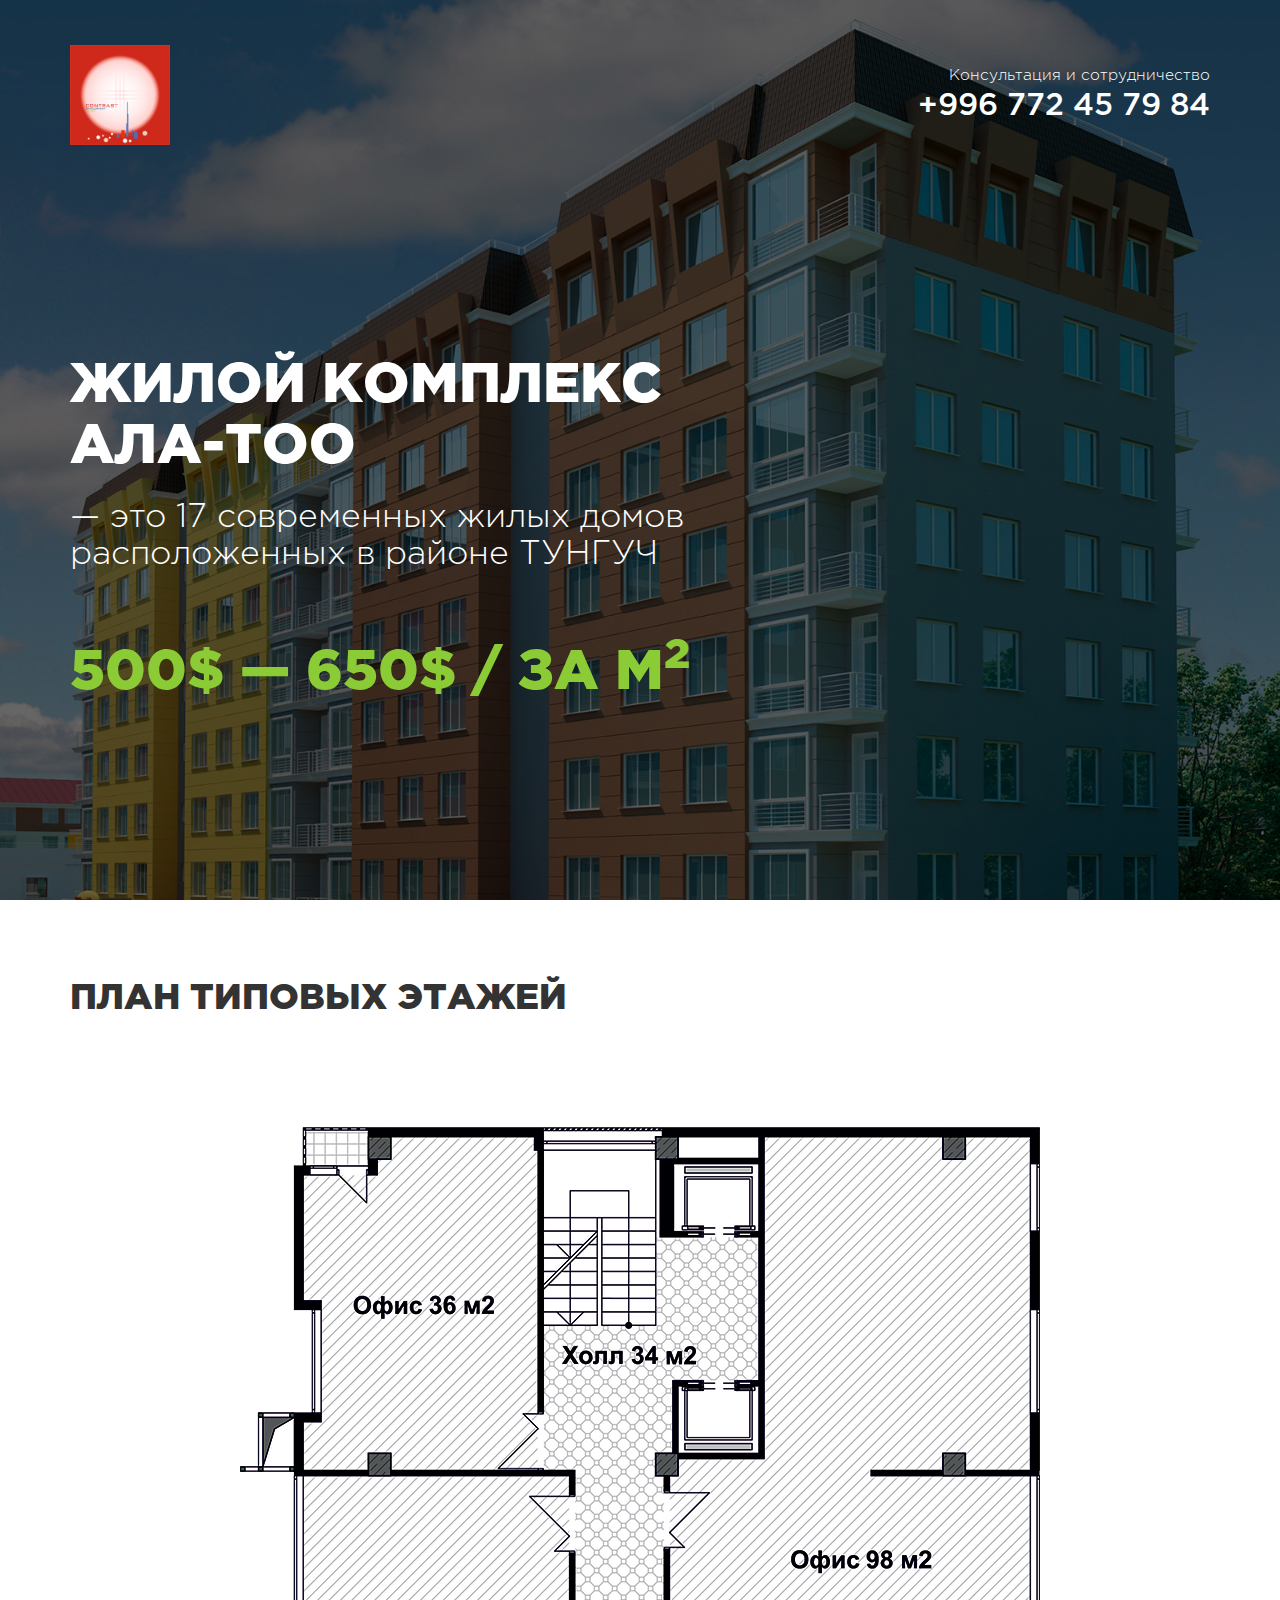
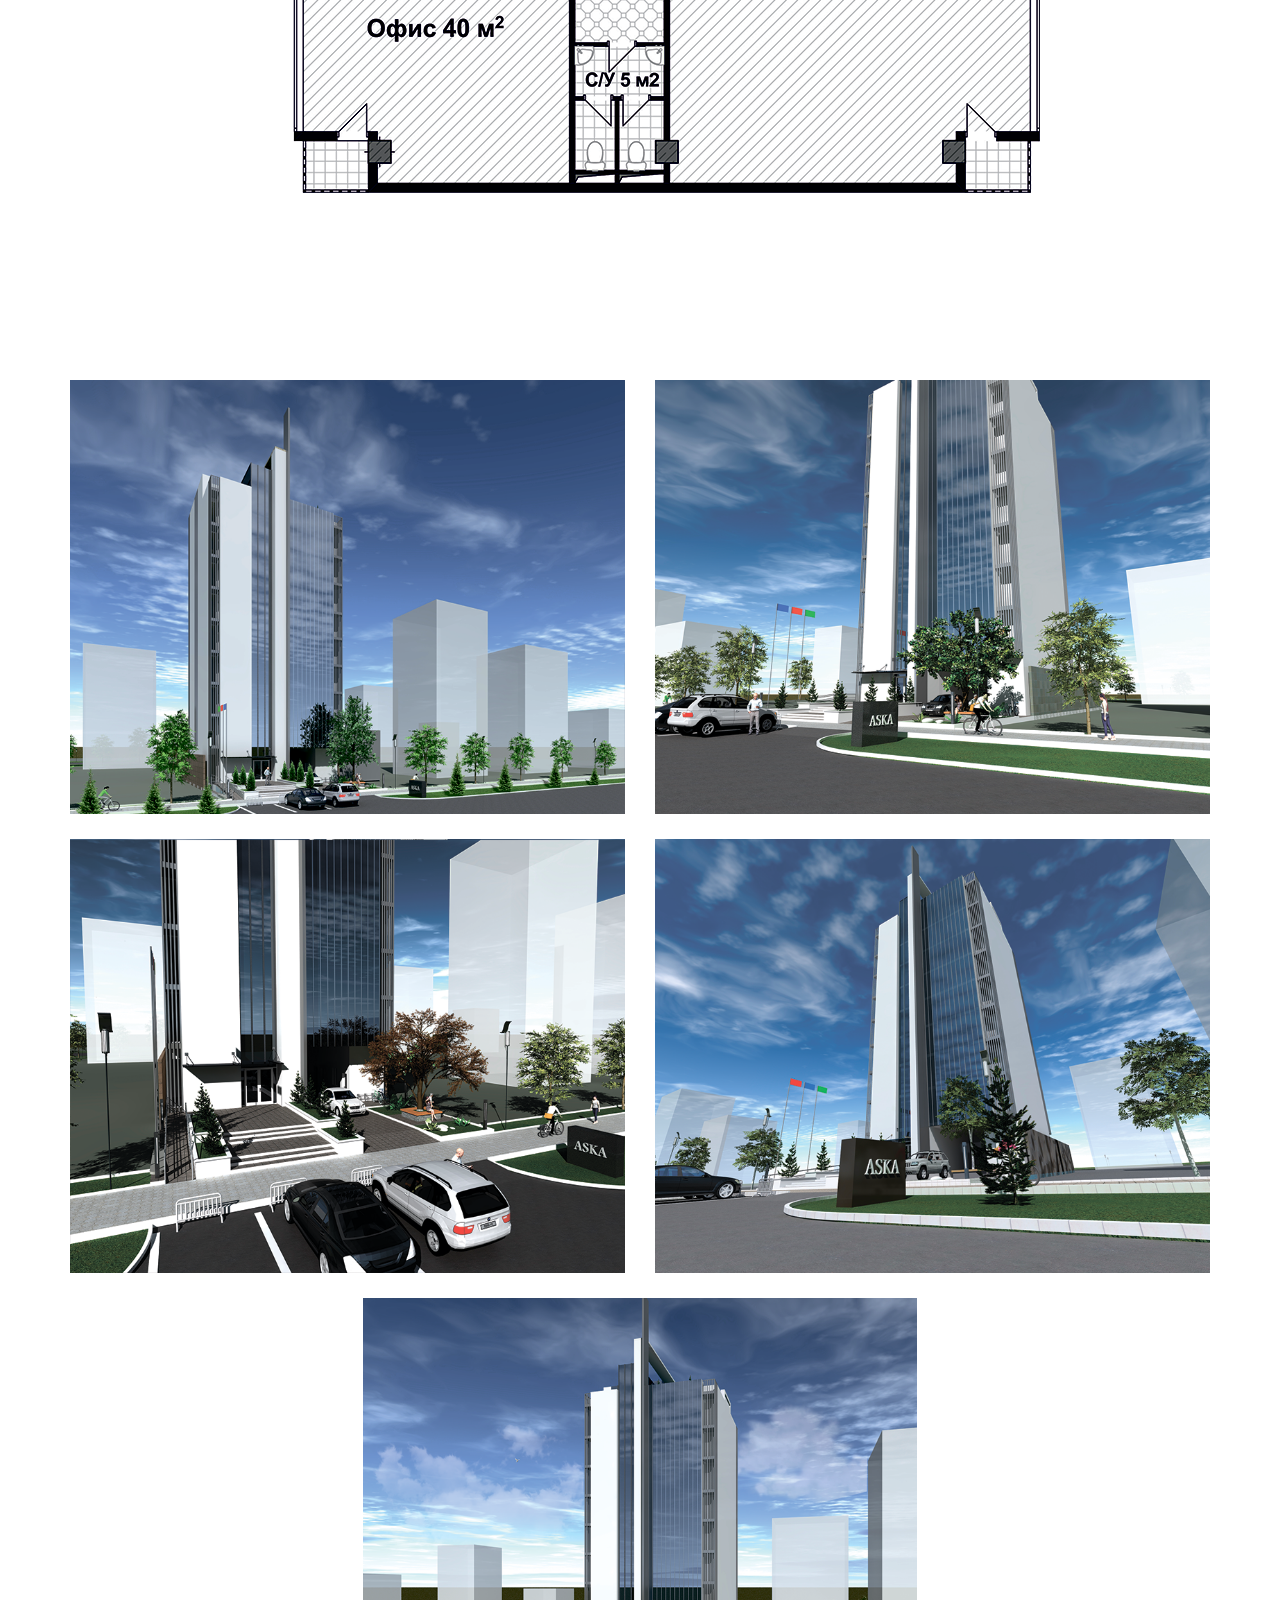
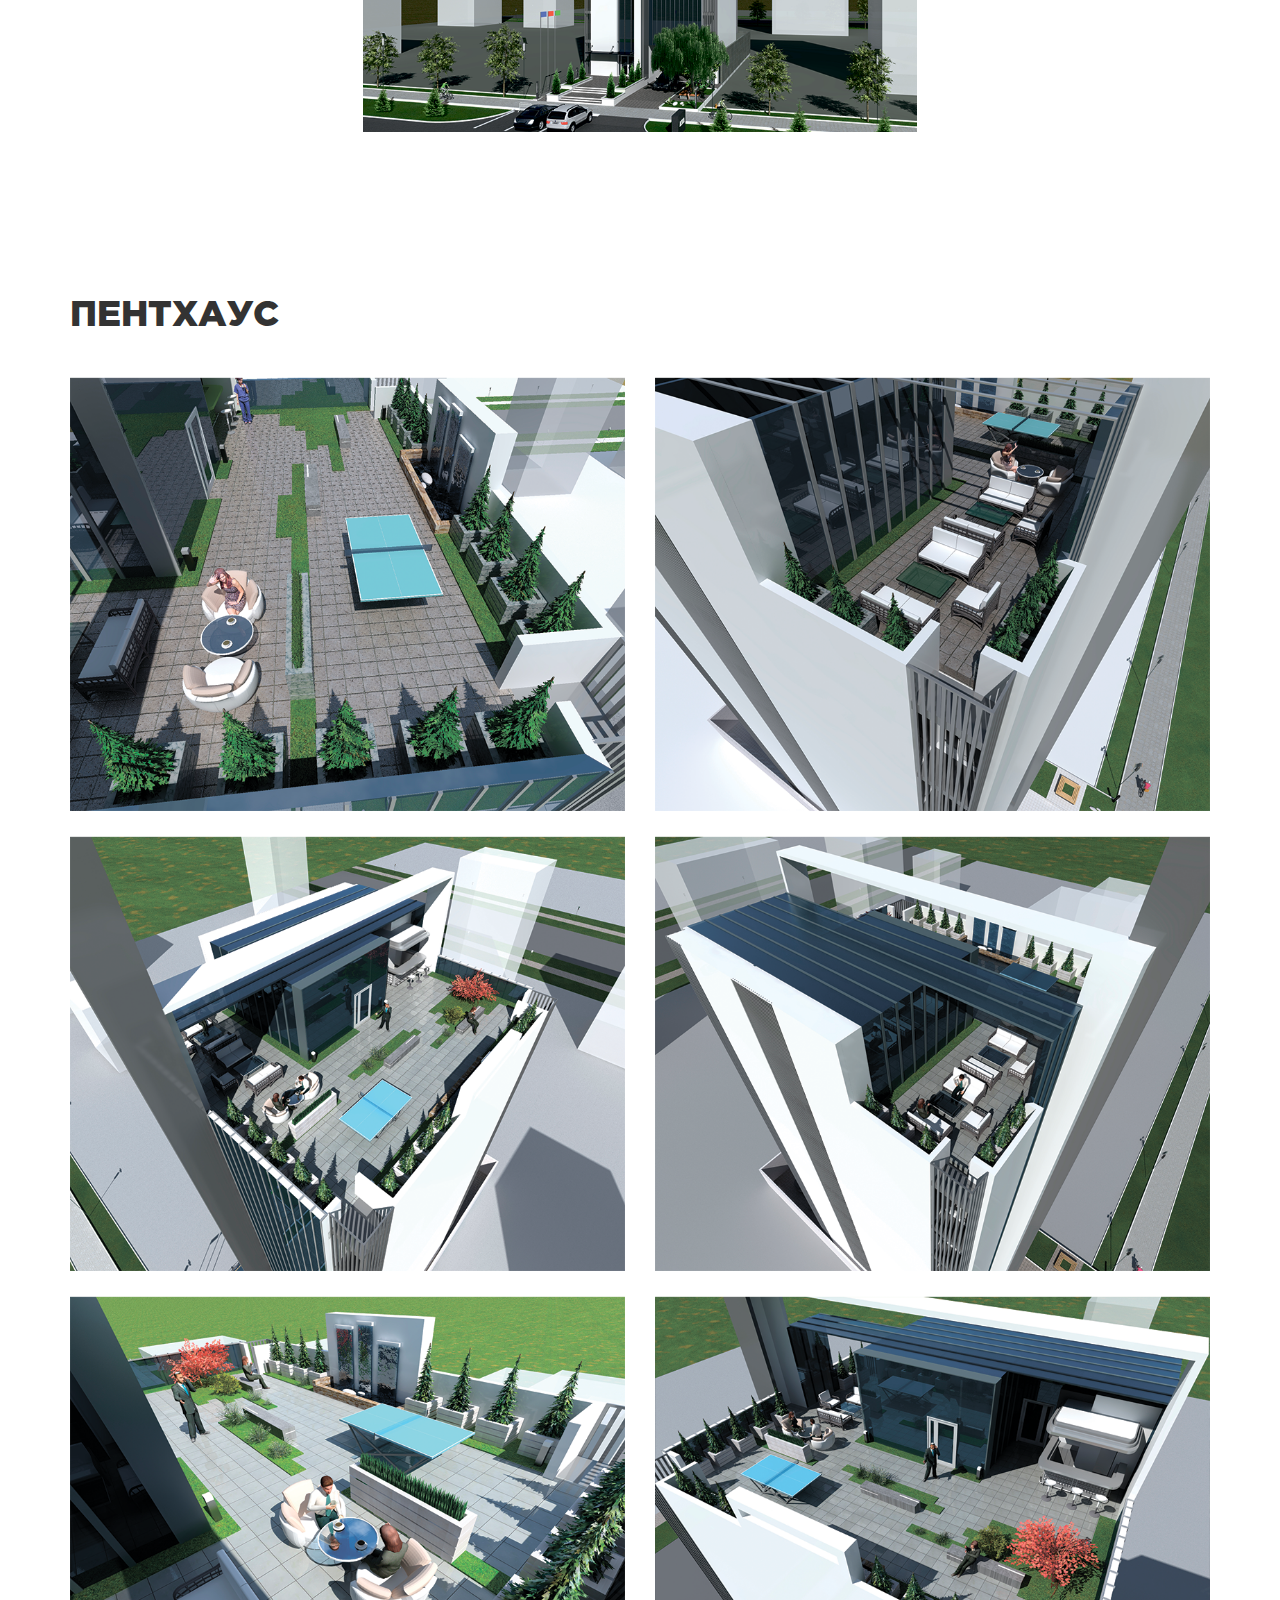
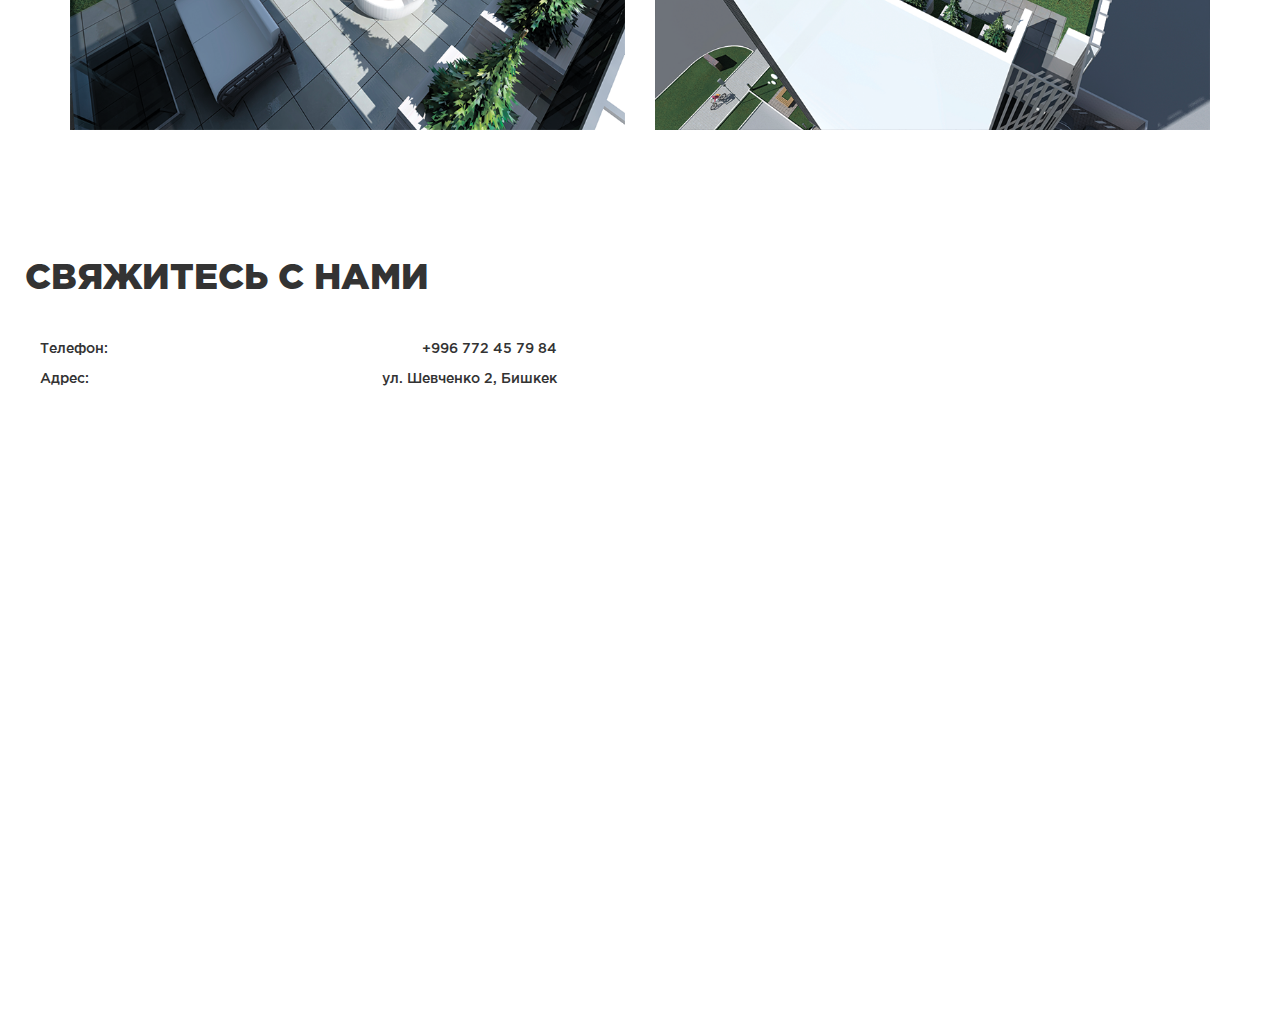
<file: burana.html>
<!DOCTYPE html>
<html lang="en">

<head>
    <meta charset="UTF-8">
    <meta name="viewport" content="width=device-width, initial-scale=1.0">
    <title>Contrast Development Group - Строительная компания</title>
    <link rel="stylesheet" href="css/bootstrap.min.css">
    <link rel="stylesheet" href="css/fonts.css">
    <link rel="stylesheet" href="css/flickity.css">
    <link rel="stylesheet" href="css/lazarus.css">
</head>

<body>
    <main>
        <header>
            <div class="container">
                <div class="row">
                    <div class="kind-a-nav">
                        <div class="col-xs-3">
                            <div class="logo">
                                <a href="index.html"><img src="img/logo.png" height="100%" alt=""></a>
                            </div>
                        </div>
                        <div class="col-xs-9 phone text-right">
                            <p>Консультация и сотрудничество</p>
                            <p>+996 772 45 79 84</p>
                        </div>
                    </div>
                </div>
            </div>
        </header>
        <section class="cta" style="background-image: url('img/slide1.png')">
            <div class="cta-overlay">
                <div class="container">
                    <div class="cta-inner">
                        <div class="row">
                            <div class="col-md-9">
                                <h1 class="title">ЖИЛОЙ КОМПЛЕКС<br>АЛА-ТОО</h1>
                                <h2 class="subtitle">&mdash; это 17 современных жилых домов расположенных в районе ТУНГУЧ</h2>
                            </div>
                            <div class="col-md-9">
                                <h1 class="title money">500$ &mdash; 650$ / за м<sup>2</sup></h1>
                                <!--<h2 class="subtitle"></h2>-->
                            </div>
                        </div>

                    </div>
                </div>
            </div>
        </section>
        <div class="feat2">
            <div class="container">
                <div class="row">
                    <div class="col-md-12">
                        <h1 class="feat-title">план типовых этажей</h1>
                        <img src="img/burana/plan.png" class="img-responsive center-block" alt="">
                    </div>
                </div>
            </div>
        </div>
        <div class="feat2">
            <div class="container">
                <div class="row">
                    <div class="col-md-12">
                        <!--<h1 class="feat-title">план типовых этажей</h1>-->
                        <div class="row">
                            <div class="col-sm-6">
                                <img src="img/burana/1.png" class="img-responsive" alt="">
                            </div>
                            <div class="col-sm-6">
                                <img src="img/burana/2.png" class="img-responsive" alt="">
                            </div>
                            <div class="col-sm-6">
                                <img src="img/burana/3.png" class="img-responsive" alt="">
                            </div>
                            <div class="col-sm-6">
                                <img src="img/burana/4.png" class="img-responsive" alt="">
                            </div>
                            <div class="col-sm-6 col-sm-offset-3">
                                <img src="img/burana/5.png" class="img-responsive" alt="">
                            </div>
                        </div>
                    </div>
                </div>
            </div>
        </div>
         <div class="feat2">
            <div class="container">
                <div class="row">
                    <div class="col-md-12">
                        <h1 class="feat-title">пентхаус</h1>
                        <div class="row">
                            <div class="col-sm-6">
                                <img src="img/burana/p1.png" class="img-responsive" alt="">
                            </div>
                            <div class="col-sm-6">
                                <img src="img/burana/p2.png" class="img-responsive" alt="">
                            </div>
                            <div class="col-sm-6">
                                <img src="img/burana/p3.png" class="img-responsive" alt="">
                            </div>
                            <div class="col-sm-6">
                                <img src="img/burana/p4.png" class="img-responsive" alt="">
                            </div>
                            <div class="col-sm-6">
                                <img src="img/burana/p5.png" class="img-responsive" alt="">
                            </div>
                            <div class="col-sm-6">
                                <img src="img/burana/p6.png" class="img-responsive" alt="">
                            </div>
                        </div>
                    </div>
                </div>
            </div>
        </div>

    <footer>
        <div class="office-map" id="office-map">
            <div class="map-responsive">
                <div class="contacts white">
                    <h1 class="feat-title">Свяжитесь с нами</h1>
                    <p class="col-xs-4">Телефон:</p>
                    <p class="col-xs-8 text-right"> +996 772 45 79 84</p>
                    <p class="col-xs-4">Адрес:</p>
                    <p class="col-xs-8 text-right"> ул. Шевченко 2, Бишкек</p>
                </div>
                <iframe src="https://www.google.com/maps/embed?pb=!1m18!1m12!1m3!1d3960.282576147741!2d107.62814291483761!3d-6.9759491949604175!2m3!1f0!2f0!3f0!3m2!1i1024!2i768!4f13.1!3m3!1m2!1s0x2dd6285c5b7da517%3A0x864485f26a388f95!2sTelkom+University!5e0!3m2!1sru!2sid!4v1456148858690"
                    width="600" height="450" frameborder="0" style="border:0" style="pointer-events: none;"></iframe>
            </div>

        </div>
        <!--<div class="container-fluid copyrights">
			<div class="col-xs-6">
				<p>Contrast Development Group &copy; 2016</p>
			</div>
			<div class="col-xs-6 text-right">
				<p>Сайт: Elzar Esen </p>
				<a href="https://ru.icons8.com/web-app/12059/Stadium">и другие иконки от Icons8</a>
			</div>
		</div>-->
    </footer>
    <script src="js/jquery.js"></script>
    <script src="js/bootstrap.min.js"></script>
    <script src="js/flickity.js"></script>
    <script>
        $('.main-carousel').flickity({
            // options
            contain: true,
            cellSelector: '.carousel-cell'
        });
        // window.addEventListener('touchmove', function () {})
    </script>
</body>

</html>
</file>
<file: css/fonts.css>
@font-face {
    font-family: 'Gotham Pro';
    src: url('../fonts/GothamPro-Light.eot?') format('eot'), url('../fonts/GothamPro-Light.otf') format('opentype'), url('../fonts/GothamPro-Light.woff') format('woff'), url('../fonts/GothamPro-Light.ttf') format('truetype'), url('../fonts/GothamPro-Light.svg#GothamPro-Light') format('svg');
    font-weight: 100;
    font-style: normal;
    font-stretch: normal;
    unicode-range: U+0020-FFFD;
}

@font-face {
    font-family: 'Gotham Pro';
    src: url('../fonts/GothamPro.eot?') format('eot'), url('../fonts/GothamPro.otf') format('opentype'), url('../fonts/GothamPro.woff') format('woff'), url('../fonts/GothamPro.ttf') format('truetype'), url('../fonts/GothamPro.svg#GothamPro') format('svg');
    font-weight: 300;
    font-style: normal;
    font-stretch: normal;
    unicode-range: U+0020-FFFD;
}

@font-face {
    font-family: 'Gotham Pro';
    src: url('../fonts/GothamPro-Medium.eot?') format('eot'), url('../fonts/GothamPro-Medium.otf') format('opentype'), url('../fonts/GothamPro-Medium.woff') format('woff'), url('../fonts/GothamPro-Medium.ttf') format('truetype'), url('../fonts/GothamPro-Medium.svg#GothamPro-Medium') format('svg');
    font-weight: 500;
    font-style: normal;
    font-stretch: normal;
    unicode-range: U+0020-FFFD;
}

@font-face {
    font-family: 'Gotham Pro';
    src: url('../fonts/GothamPro-Bold.eot?') format('eot'), url('../fonts/GothamPro-Bold.otf') format('opentype'), url('../fonts/GothamPro-Bold.woff') format('woff'), url('../fonts/GothamPro-Bold.ttf') format('truetype'), url('../fonts/GothamPro-Bold.svg#GothamPro-Bold') format('svg');
    font-weight: 700;
    font-style: normal;
    font-stretch: normal;
    unicode-range: U+0020-FFFD;
}

@font-face {
    font-family: 'Gotham Pro';
    src: url('../fonts/GothamPro-Black.eot?') format('eot'), url('../fonts/GothamPro-Black.otf') format('opentype'), url('../fonts/GothamPro-Black.woff') format('woff'), url('../fonts/GothamPro-Black.ttf') format('truetype'), url('../fonts/GothamPro-Black.svg#GothamPro-Black') format('svg');
    font-weight: 700;
    font-style: normal;
    font-stretch: normal;
    unicode-range: U+0020-FFFD;
}

@font-face {
    font-family: 'PT Sans';
    src: url('../fonts/PT Sans Bold.eot');
    src: url('../fonts/PT Sans Bold.eot?#iefix') format('embedded-PTtype'), url('../fonts/PT Sans Bold.woff') format('woff'), url('../fonts/PT Sans Bold.ttf') format('truetype'), url('../fonts/PT Sans Bold.svg#PT Sans Bold') format('svg');
}

@font-face {
    font-family: 'PT Sans';
    src: url('../fonts/PT Sans.eot');
    src: url('../fonts/PT Sans.eot?#iefix') format('embedded-PTtype'), url('../fonts/PT Sans.woff') format('woff'), url('../fonts/PT Sans.ttf') format('truetype'), url('../fonts/PT Sans.svg#PT Sans') format('svg');
    font-weight: 400;
    font-style: normal;
    font-stretch: normal;
    unicode-range: U+0020-FFFD;
}
</file>
<file: css/lazarus.css>
body {
	font-family: 'Gotham Pro';
}

header {
	position: absolute;
	top: 0;
	width: 100%;
	padding-top: 45px;
}

.btn {
	transition: all 0.5s ease;
}


.kind-a-nav {
	display: flex;
	align-items: center;
}

.phone p:first-child {
	font-size: 1.1em;
	color: white;
	line-height: 0.9;
	font-weight: 100;
}

.phone p:last-child {
	font-size: 2.2em;
	color: white;
	line-height: 0.9;
	margin: 0;
}

.cta {
	background-image: url('../img/cover.png');
	background-size: cover;
	background-position: center center;
}

.cta-overlay {
	padding: 150px 0 0 0;
	background-color: rgba(0, 0, 0, 0.6);
	min-height: 100vh;
	align-items: center;
	flex-direction: column;
	display: flex;
	justify-content: center;
}

.cta-inner {
	height: auto;
}

.contact-us {
	padding: 15px 0 45px 0;
	position: absolute;
	z-index: 999;
	background-color: rgba(255, 255, 255, 0.8);
	color: black;
	width: 100%;
	height: 100%;
}

.phone2 {
	margin-bottom: 35px;
}

.logo {
	width: 100px;
	height: 100px;
	background-color: #006699;
}

.topia {
	margin-top: 120px;
}

.title {
	font-size: 4em;
	font-weight: 900;
	color: white;
	text-transform: uppercase;
}

.ubertitle {
	font-size: 3.4em;
	font-weight: 700;
	color: white;
	text-transform: uppercase;
	margin-bottom: 35px;
}

.subtitle {
	color: white;
	font-size: 2.4em;
	margin-bottom: 50px;
	font-weight: 100;
}

.subtitle2 {
	margin-bottom: 25px;
}

.nums {
	/*background-color: #006699;*/
	/*border-top: 1px white solid;*/
	color: white;
	bottom: 0;
	width: 100%;
}
.nums.black {
	/*background-color: #006699;*/
	/*border-top: 1px white solid;*/
	color: black;
}

.stat-div {
	padding: 50px 0;
}

.nums-title {
	text-align: center;
	display: flex;
	flex-direction: row;
	justify-content: center;
	text-transform: uppercase;
	font-size: 2.4em;
}

.nums-title:before,
.nums-title:after {
	flex-grow: 1;
	height: 1px;
	content: '\a0';
	background-color: #ddd;
	position: relative;
	top: 0.5em;
}

.nums-title:before {
	margin-right: 10px;
}

.nums-title:after {
	margin-left: 10px;
}

.stat {
	font-size: 5em;
	font-weight: 700;
	line-height: .8;
	text-align: center;
}

.unit {
	/*line-height: 1.5;*/
	font-size: 2.3em;
	font-weight: 300;
	text-align: center;
}

.desc {
	/*line-height: 1.5;*/
	font-size: 1.5em;
	font-weight: 300;
	text-align: center;
}

.feat-img {
	height: 35px;
	display: inline;
}

.feat-unit {
	margin-top: 10px;
	margin-bottom: 10px;
}

.feat1 {
	padding: 25px 0;
	background-size: cover;
	background-position: center center;
}
.white{
	background-color: rgba(255,255,255,.8);
	padding-top: 1px;
	padding-bottom: 1px;
}

.feat2 {
	padding: 60px 0;
}
.feat2 .col-sm-6{
	margin-bottom: 25px;
}
.feat4 {
	background-color: #009966;
	padding: 60px 0;
}

.feat-title {
	text-transform: uppercase;
	font-weight: 700;
	margin-bottom: 40px;
	font-size: 36px;
}

.feat-text {
	font-size: 1.83em;
	font-weight: 300;
	text-align: center;
}

.feat-text2 {
	font-size: 1.83em;
	font-weight: 300;
	text-align: left;
	color: white;
}

.feat-label {
	font-size: 1em;
	font-weight: 300;
	display: inline;
	margin-left: 10px;
}
.about-text{
	font-size: 1em;
	font-weight: 300;
}
.contacts{
	position: absolute;
	z-index: 99;
	padding: 25px;
}

.copyrights {
	padding: 15px 0 5px 0;
}

.map-responsive {
	overflow: hidden;
	/*padding-bottom: 30%;*/
	display: flex;
	align-items: flex-start;
	position: relative;
	height: 90vh;
}

.sample-images {
	/*margin-bottom: 25px;*/
}

.map-responsive iframe {
	left: 0;
	top: 0;
	height: 100%;
	width: 100%;
	position: absolute;
}

.tipaimaga {
	height: 230px;
	width: auto;
	background-color: #006699;
}

.main-carousel {
	min-height: 550px;
	height: 95vh;
}

.carousel-cell {
	background: #006699;
	width: 100%;
	height: 100%;
	background-size: cover;
	background-position: center center;
}

.building {
	color: white;
	position: absolute;
	bottom: 25px;
	left: 25px;
	margin-right: 25px;
}

.building-type {
	padding: 0;
	margin: 0 0 20px 0;
}

.building-type>span {
	background-color: red;
	padding: 10px;
}

.building-name {
	background-color: white;
	padding: 10px;
	/*margin-top: 20px;*/
	margin-bottom: 10px;
	max-width: 500px;
	color: black;
	/*margin-left: -2px;*/
}

.building-size {
	background-color: white;
	padding: 10px;
	margin-top: 10px;
	margin-bottom: 10px;
	max-width: 500px;
	color: black;
	/*margin-left: -2px;*/
}

.building-address {
	background-color: white;
	padding: 10px;
	margin-top: 10px;
	margin-bottom: 10px;
	max-width: 500px;
	color: black;
	/*margin-left: -2px;*/
}
.building-more{
	border: 2px white solid;
	padding: 10px;
	color: white;
	font-size: 1.5em;
	display: inline-block;
	margin-bottom: 25px;
	transition: all .3s ease;
	background-color: transparent;
}
.building-more:hover, .building-more:active, .building-more:focus{
	color: black;
	background-color: white;
	text-decoration: none;
}
.static-banner {
	position: absolute;
	background: hsla(0, 0%, 0%, 0.3);
	z-index: 1;
	padding: 2px 20px;
	color: white;
	pointer-events: none;
}

.static-banner:first-child {
	top: 25px;
	left: 25px;
}

@media (max-width: 768px) {
	.feat1{
		padding: 0;
	}
.feat-unit{
text-align: center;
}
	.map-responsive {
		height: 400px;
	}
	.tipaimaga {
		height: 150px;
		width: auto;
		background-color: #006699;
	}
	.phone p:first-child {
		font-size: .7em;
		color: white;
		line-height: 0.9;
		font-weight: 100;
	}
	.phone p:last-child {
		font-size: 1.5em;
		color: white;
		line-height: 0.9;
		margin: 0;
	}
	.cta {
		padding: 0;
	}
	.cta-overlay {
		height: auto;
		padding: 120px 0 60px 0;
	}
	.title {
		font-size: 1.8em;
	}
	.ubertitle {
		font-size: 1.8em;
	}
	.subtitle {
		font-size: 1.4em;
		margin-bottom: 60px;
	}
	.nums-title {
		font-size: 1.4em
	}
	.subtitle2 {
		margin-bottom: 25px;
	}
	.logo {
		height: 60px;
		width: 60px;
	}
	.kind-a-nav {
		padding: 10px 0;
		color: white;
	}
	.nums>.stat-div {
		padding: 25px 0;
	}
	.primary {
		display: flex;
		align-items: center;
		justify-content: center;
		margin-bottom: 10px;
	}
	.stat {
		font-size: 3em;
		font-weight: 700;
		line-height: .8;
		margin-right: 5px;
	}
	.desc {
		font-size: 2em;
	}
	.feat-unit {
		margin-top: 10px;
		margin-bottom: 10px;
	}
	.feat-img {
		height: 40px;
	}
	.feat-title {
		text-transform: uppercase;
		font-weight: 700;
		margin-bottom: 40px;
	}
	.building-name,
	.unit,
	.feat-title {
		line-height: 1.5;
		font-size: 1.5em;
	}
	.building-type>span,
	.desc,
	.feat-label {
		line-height: 1.5;
		font-size: 1em;
	}
	.building-size,
	.feat-text,
	.feat-text2,
	.about-text {
		font-size: 1em;
		font-weight: 300;
		text-align: left;
	}
	.topia {
		margin-top: 60px;
	}
}
.spacer{
	margin: 25px 0 0 0;
}

/*colors*/
.k1a{background-color: #f2d0cc;}
.k1b{background-color: #f2cfcb;}
.k1v{background-color: #fcf5da;}
.k2a{background-color: #c8c6e4;}
.k2b{background-color: #dac2b3;}
.k3a{background-color: #cbd8b9;}
.money{color: #8acb36}
</file>
